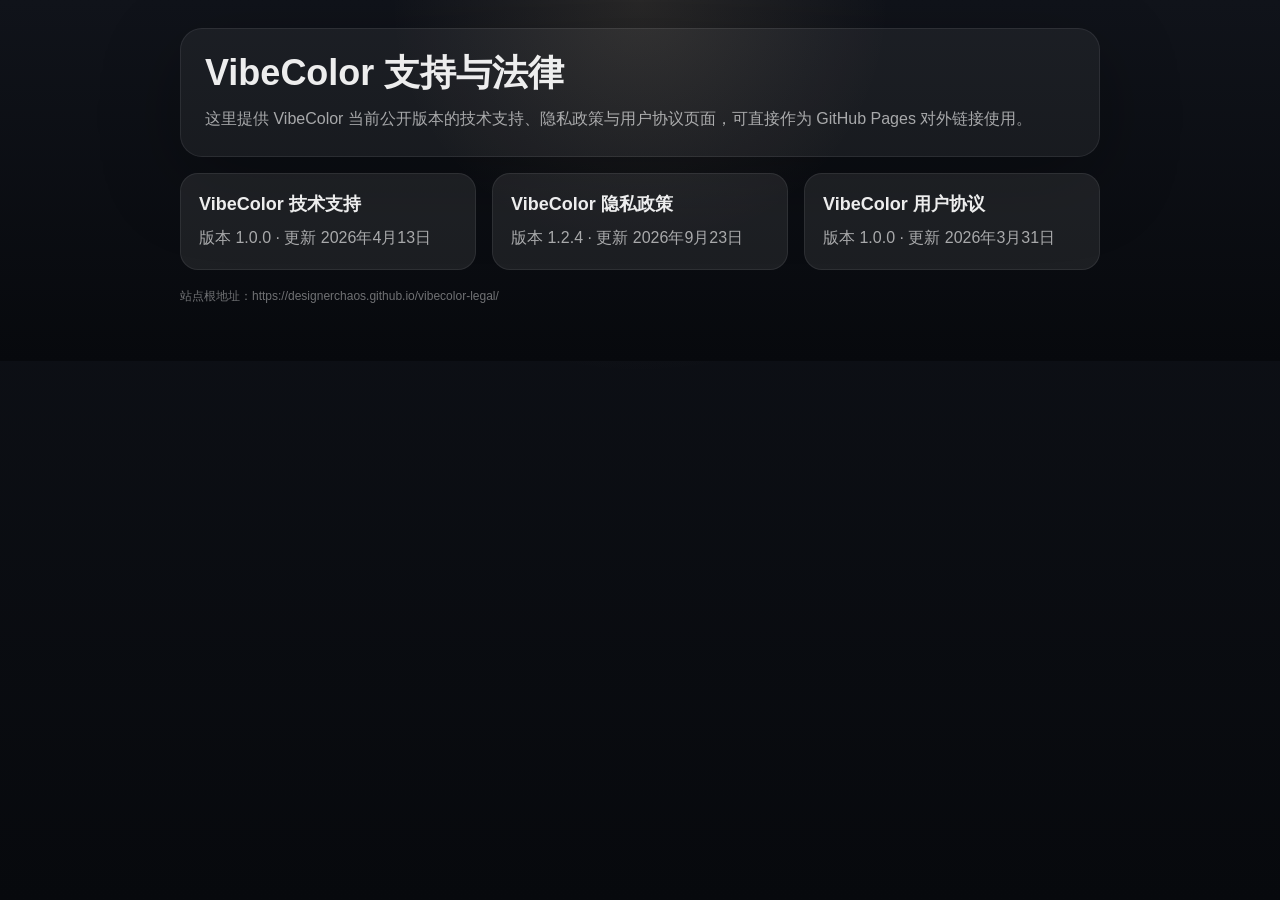
<file: docs/index.html>
<!DOCTYPE html>
<html lang="zh-CN">
  <head>
    <meta charset="utf-8">
    <meta name="viewport" content="width=device-width, initial-scale=1">
    <title>VibeColor 支持与法律</title>
    <meta name="color-scheme" content="dark light">
    <link rel="canonical" href="https://designerchaos.github.io/vibecolor-legal/">
    <link rel="stylesheet" href="styles.css">
  </head>
  <body>
    <main class="shell">
      <section class="hero">
        <h1>VibeColor 支持与法律</h1>
        <p>这里提供 VibeColor 当前公开版本的技术支持、隐私政策与用户协议页面，可直接作为 GitHub Pages 对外链接使用。</p>
      </section>

      <section class="cards">
        <a class="card" href="support/">
  <h2>VibeColor 技术支持</h2>
  <p>版本 1.0.0 · 更新 2026年4月13日</p>
</a>
<a class="card" href="privacy/">
  <h2>VibeColor 隐私政策</h2>
  <p>版本 1.2.4 · 更新 2026年9月23日</p>
</a>
<a class="card" href="terms/">
  <h2>VibeColor 用户协议</h2>
  <p>版本 1.0.0 · 更新 2026年3月31日</p>
</a>
      </section>

  <footer class="footer">
    站点根地址：https://designerchaos.github.io/vibecolor-legal/
  </footer>
    </main>
  </body>
</html>
</file>
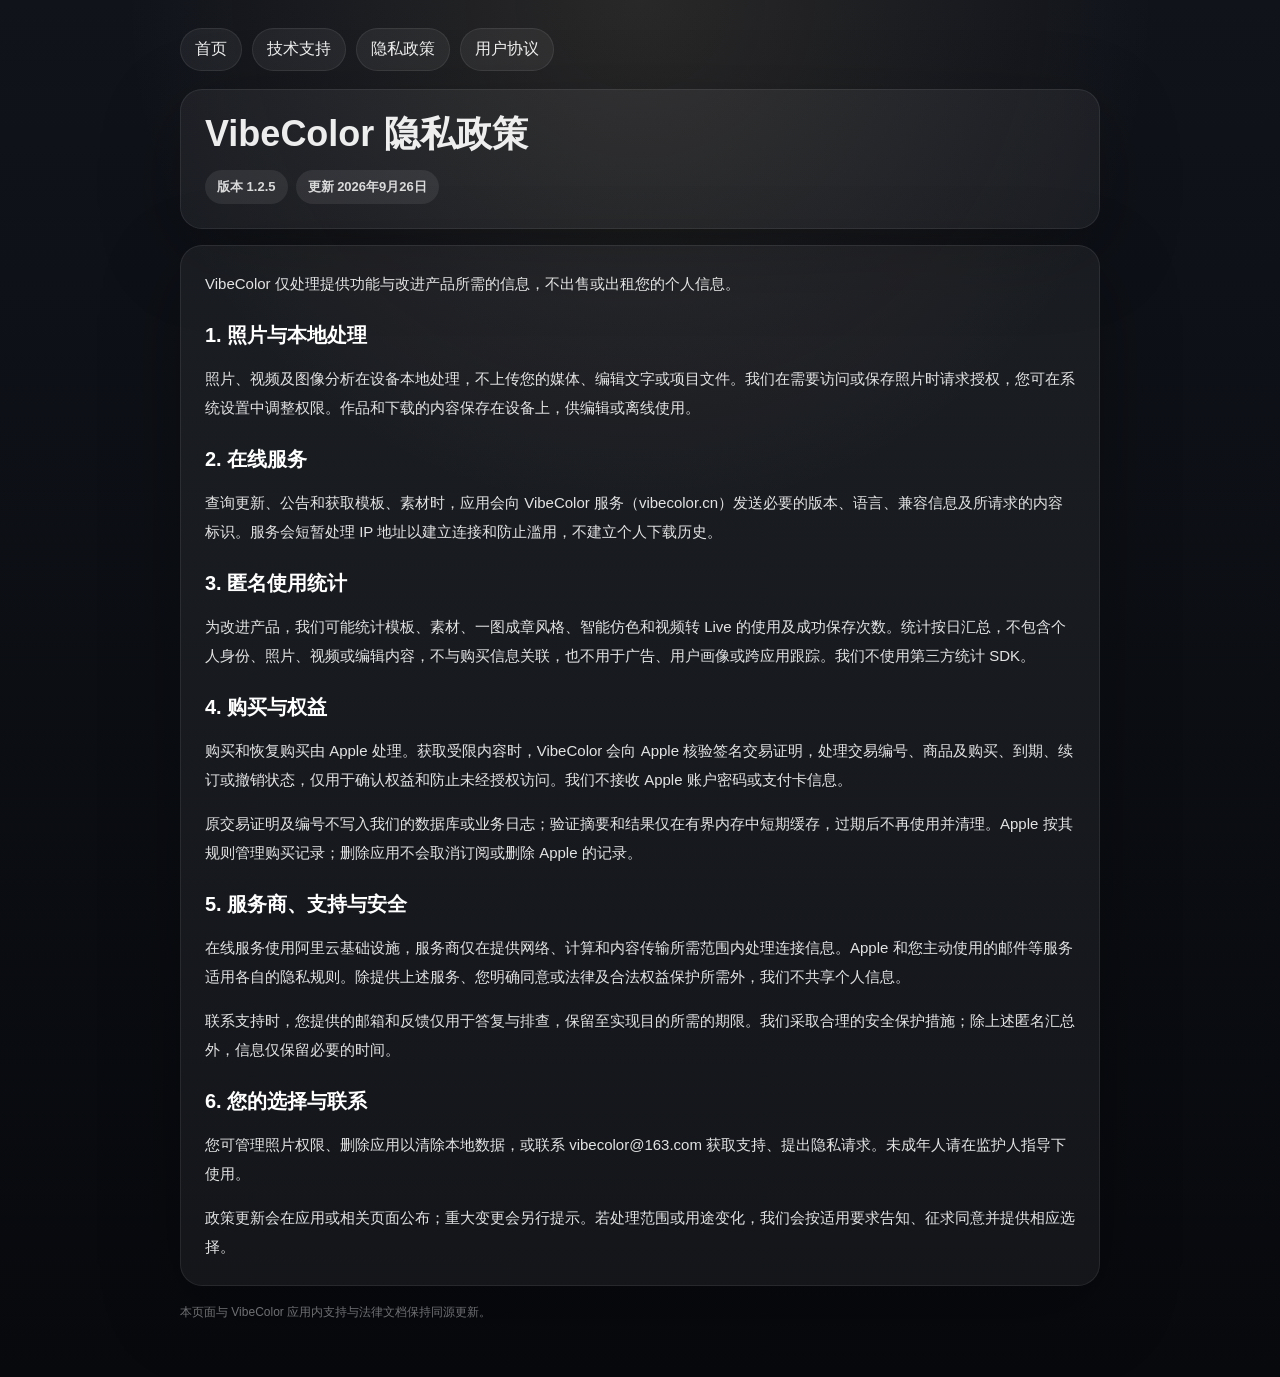
<file: docs/privacy/index.html>
<!DOCTYPE html>
<html lang="zh-CN">
  <head>
    <meta charset="utf-8">
    <meta name="viewport" content="width=device-width, initial-scale=1">
    <title>VibeColor 隐私政策</title>
    <meta name="color-scheme" content="dark light">
    <link rel="canonical" href="https://designerchaos.github.io/vibecolor-legal/privacy/">
    <link rel="stylesheet" href="../styles.css">
  </head>
  <body>
    <main class="shell">
      <nav class="nav">
        <a href="../">首页</a>
        <a href="../support/">技术支持</a>
        <a href="../privacy/">隐私政策</a>
        <a href="../terms/">用户协议</a>
      </nav>

      <section class="hero">
        <h1>VibeColor 隐私政策</h1>
        <div class="meta">
          <span class="chip">版本 1.2.5</span>
<span class="chip">更新 2026年9月26日</span>
        </div>
      </section>

      <section class="panel document stack">
        <p>VibeColor 仅处理提供功能与改进产品所需的信息，不出售或出租您的个人信息。</p>
<h2>1. 照片与本地处理</h2>
<p>照片、视频及图像分析在设备本地处理，不上传您的媒体、编辑文字或项目文件。我们在需要访问或保存照片时请求授权，您可在系统设置中调整权限。作品和下载的内容保存在设备上，供编辑或离线使用。</p>
<h2>2. 在线服务</h2>
<p>查询更新、公告和获取模板、素材时，应用会向 VibeColor 服务（vibecolor.cn）发送必要的版本、语言、兼容信息及所请求的内容标识。服务会短暂处理 IP 地址以建立连接和防止滥用，不建立个人下载历史。</p>
<h2>3. 匿名使用统计</h2>
<p>为改进产品，我们可能统计模板、素材、一图成章风格、智能仿色和视频转 Live 的使用及成功保存次数。统计按日汇总，不包含个人身份、照片、视频或编辑内容，不与购买信息关联，也不用于广告、用户画像或跨应用跟踪。我们不使用第三方统计 SDK。</p>
<h2>4. 购买与权益</h2>
<p>购买和恢复购买由 Apple 处理。获取受限内容时，VibeColor 会向 Apple 核验签名交易证明，处理交易编号、商品及购买、到期、续订或撤销状态，仅用于确认权益和防止未经授权访问。我们不接收 Apple 账户密码或支付卡信息。</p>
<p>原交易证明及编号不写入我们的数据库或业务日志；验证摘要和结果仅在有界内存中短期缓存，过期后不再使用并清理。Apple 按其规则管理购买记录；删除应用不会取消订阅或删除 Apple 的记录。</p>
<h2>5. 服务商、支持与安全</h2>
<p>在线服务使用阿里云基础设施，服务商仅在提供网络、计算和内容传输所需范围内处理连接信息。Apple 和您主动使用的邮件等服务适用各自的隐私规则。除提供上述服务、您明确同意或法律及合法权益保护所需外，我们不共享个人信息。</p>
<p>联系支持时，您提供的邮箱和反馈仅用于答复与排查，保留至实现目的所需的期限。我们采取合理的安全保护措施；除上述匿名汇总外，信息仅保留必要的时间。</p>
<h2>6. 您的选择与联系</h2>
<p>您可管理照片权限、删除应用以清除本地数据，或联系 vibecolor@163.com 获取支持、提出隐私请求。未成年人请在监护人指导下使用。</p>
<p>政策更新会在应用或相关页面公布；重大变更会另行提示。若处理范围或用途变化，我们会按适用要求告知、征求同意并提供相应选择。</p>
      </section>

      <footer class="footer">
        本页面与 VibeColor 应用内支持与法律文档保持同源更新。
      </footer>
    </main>
  </body>
</html>
</file>
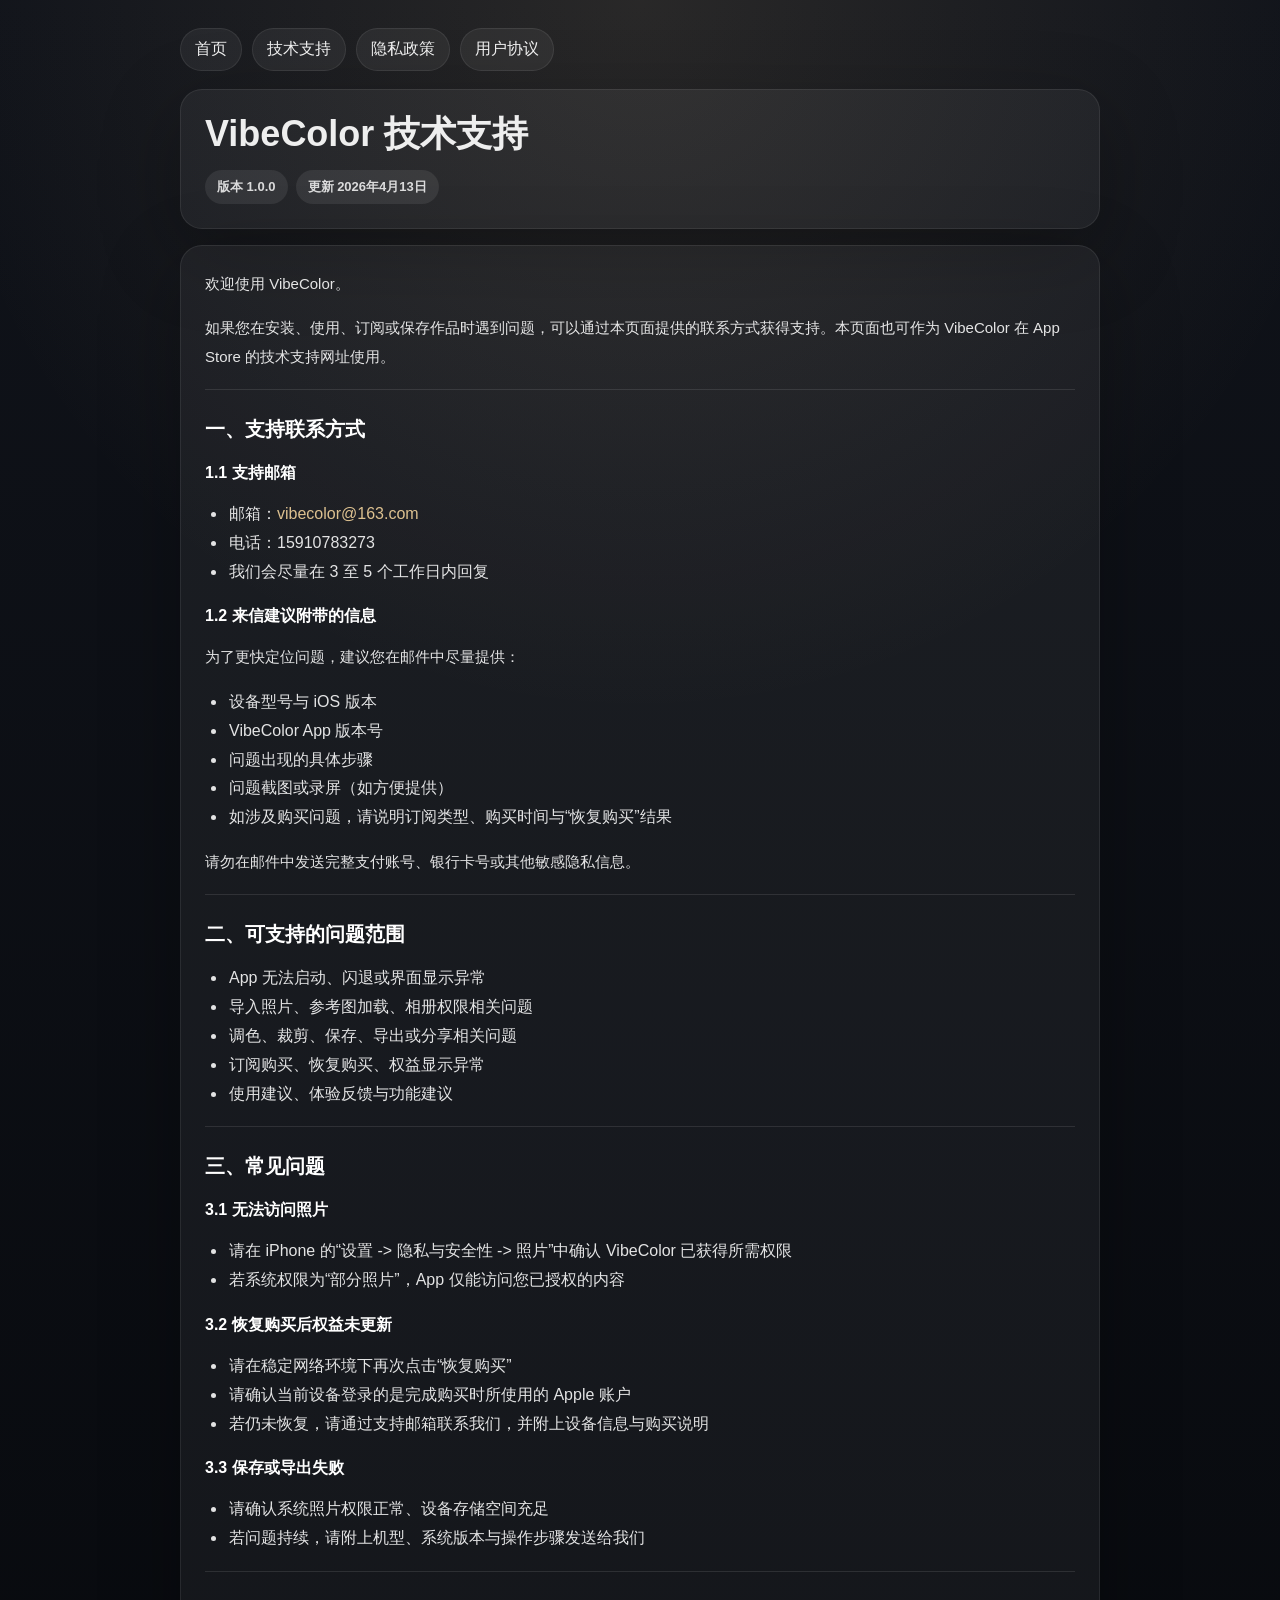
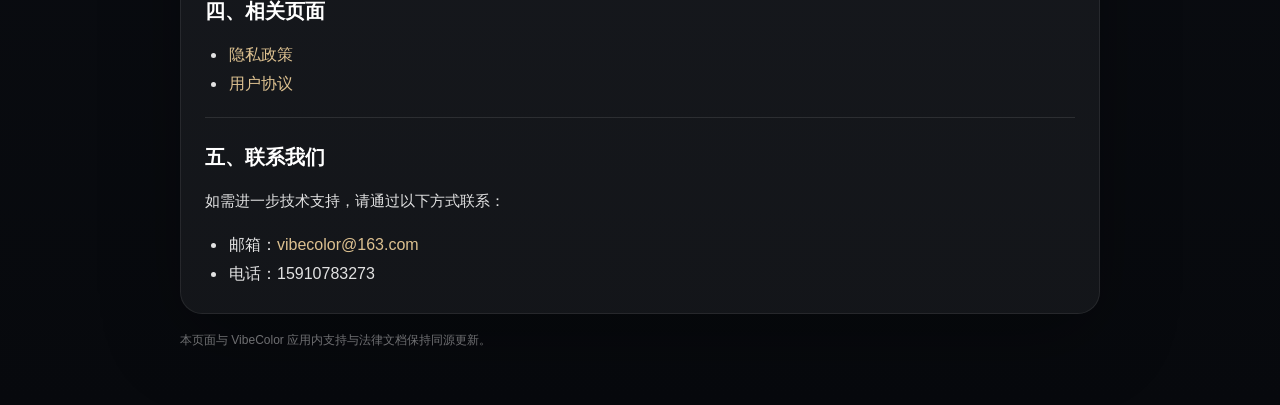
<file: docs/support/index.html>
<!DOCTYPE html>
<html lang="zh-CN">
  <head>
    <meta charset="utf-8">
    <meta name="viewport" content="width=device-width, initial-scale=1">
    <title>VibeColor 技术支持</title>
    <meta name="color-scheme" content="dark light">
    <link rel="canonical" href="https://designerchaos.github.io/vibecolor-legal/support/">
    <link rel="stylesheet" href="../styles.css">
  </head>
  <body>
    <main class="shell">
      <nav class="nav">
        <a href="../">首页</a>
        <a href="../support/">技术支持</a>
        <a href="../privacy/">隐私政策</a>
        <a href="../terms/">用户协议</a>
      </nav>

      <section class="hero">
        <h1>VibeColor 技术支持</h1>
        <div class="meta">
          <span class="chip">版本 1.0.0</span>
<span class="chip">更新 2026年4月13日</span>
        </div>
      </section>

      <section class="panel document stack">
        <p>欢迎使用 VibeColor。  </p>
<p>如果您在安装、使用、订阅或保存作品时遇到问题，可以通过本页面提供的联系方式获得支持。本页面也可作为 VibeColor 在 App Store 的技术支持网址使用。</p>
<hr />
<h2>一、支持联系方式</h2>
<h3>1.1 支持邮箱</h3>
<ul>
<li>邮箱：<a href="mailto:vibecolor@163.com">vibecolor@163.com</a></li>
<li>电话：15910783273</li>
<li>我们会尽量在 3 至 5 个工作日内回复</li>
</ul>
<h3>1.2 来信建议附带的信息</h3>
<p>为了更快定位问题，建议您在邮件中尽量提供：</p>
<ul>
<li>设备型号与 iOS 版本</li>
<li>VibeColor App 版本号</li>
<li>问题出现的具体步骤</li>
<li>问题截图或录屏（如方便提供）</li>
<li>如涉及购买问题，请说明订阅类型、购买时间与“恢复购买”结果</li>
</ul>
<p>请勿在邮件中发送完整支付账号、银行卡号或其他敏感隐私信息。</p>
<hr />
<h2>二、可支持的问题范围</h2>
<ul>
<li>App 无法启动、闪退或界面显示异常</li>
<li>导入照片、参考图加载、相册权限相关问题</li>
<li>调色、裁剪、保存、导出或分享相关问题</li>
<li>订阅购买、恢复购买、权益显示异常</li>
<li>使用建议、体验反馈与功能建议</li>
</ul>
<hr />
<h2>三、常见问题</h2>
<h3>3.1 无法访问照片</h3>
<ul>
<li>请在 iPhone 的“设置 -&gt; 隐私与安全性 -&gt; 照片”中确认 VibeColor 已获得所需权限</li>
<li>若系统权限为“部分照片”，App 仅能访问您已授权的内容</li>
</ul>
<h3>3.2 恢复购买后权益未更新</h3>
<ul>
<li>请在稳定网络环境下再次点击“恢复购买”</li>
<li>请确认当前设备登录的是完成购买时所使用的 Apple 账户</li>
<li>若仍未恢复，请通过支持邮箱联系我们，并附上设备信息与购买说明</li>
</ul>
<h3>3.3 保存或导出失败</h3>
<ul>
<li>请确认系统照片权限正常、设备存储空间充足</li>
<li>若问题持续，请附上机型、系统版本与操作步骤发送给我们</li>
</ul>
<hr />
<h2>四、相关页面</h2>
<ul>
<li><a href="https://designerchaos.github.io/vibecolor-legal/privacy/">隐私政策</a></li>
<li><a href="https://designerchaos.github.io/vibecolor-legal/terms/">用户协议</a></li>
</ul>
<hr />
<h2>五、联系我们</h2>
<p>如需进一步技术支持，请通过以下方式联系：</p>
<ul>
<li>邮箱：<a href="mailto:vibecolor@163.com">vibecolor@163.com</a></li>
<li>电话：15910783273</li>
</ul>
      </section>

      <footer class="footer">
        本页面与 VibeColor 应用内支持与法律文档保持同源更新。
      </footer>
    </main>
  </body>
</html>
</file>
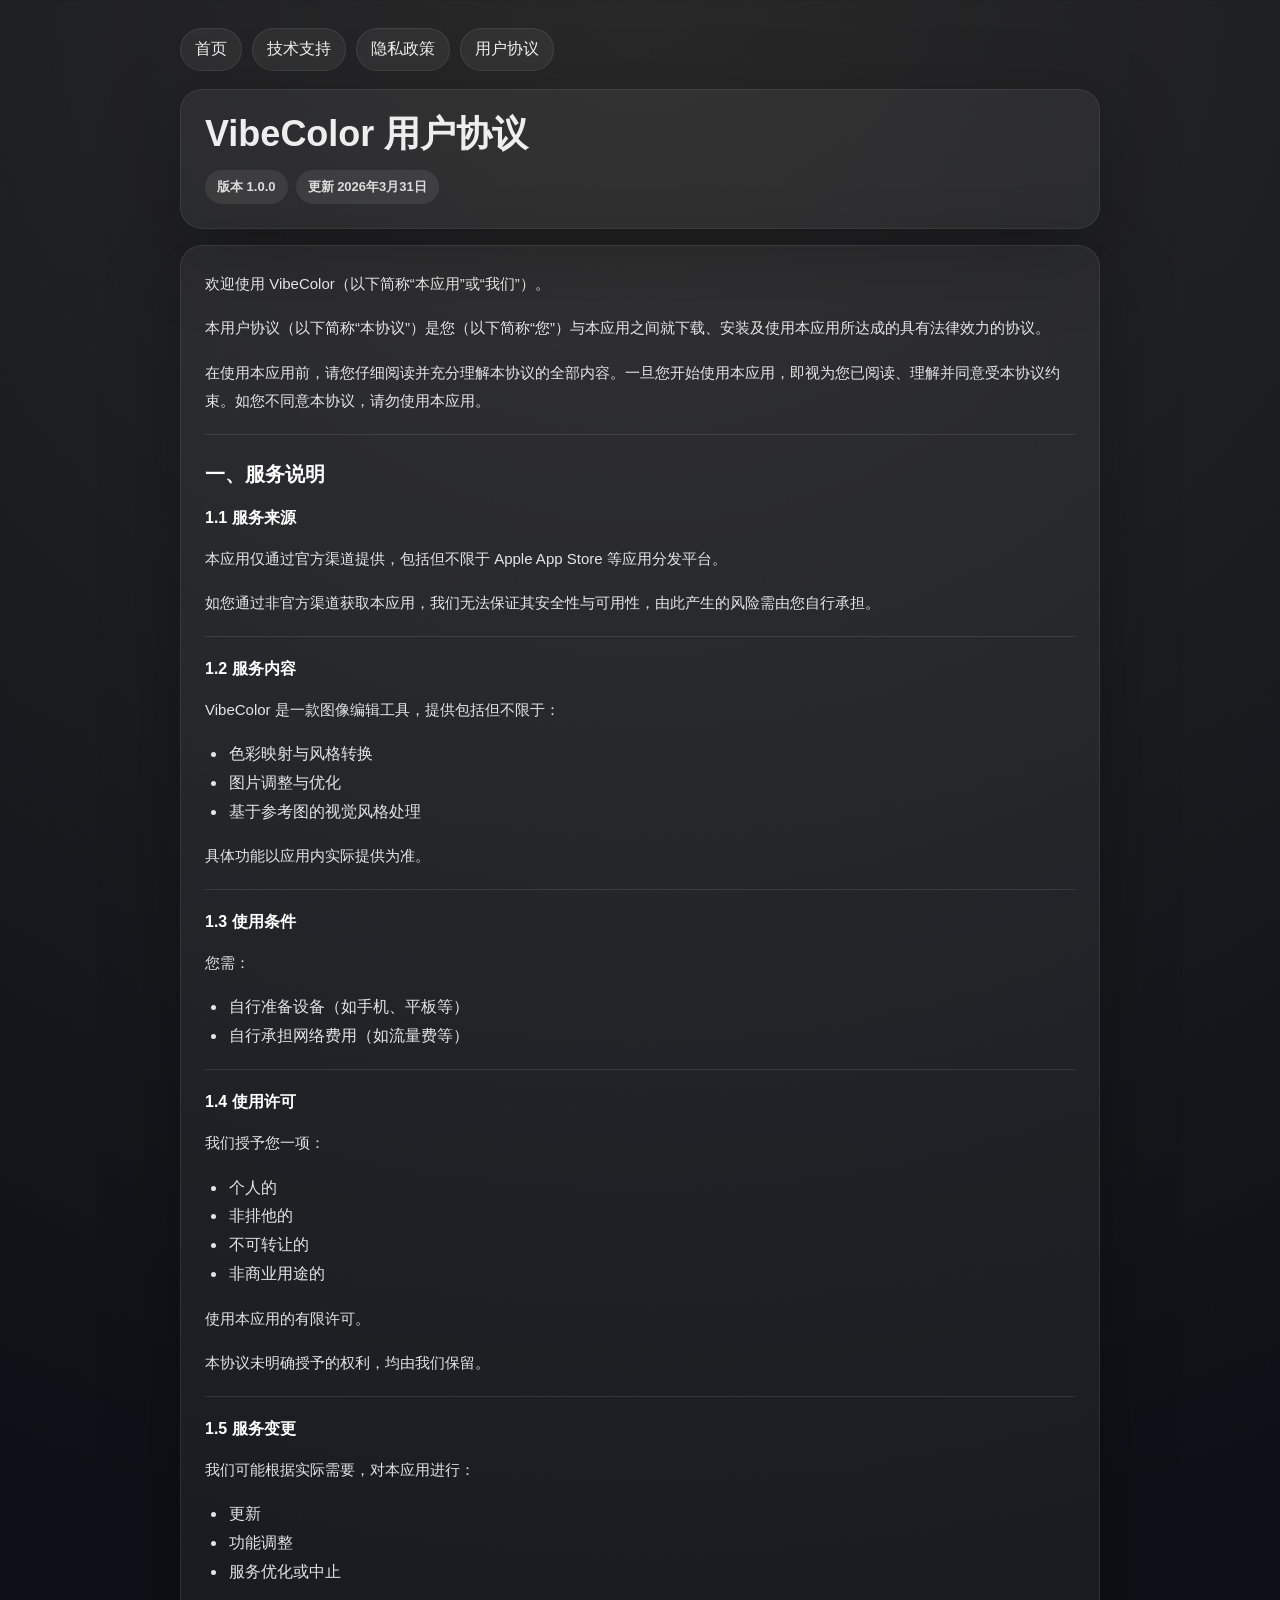
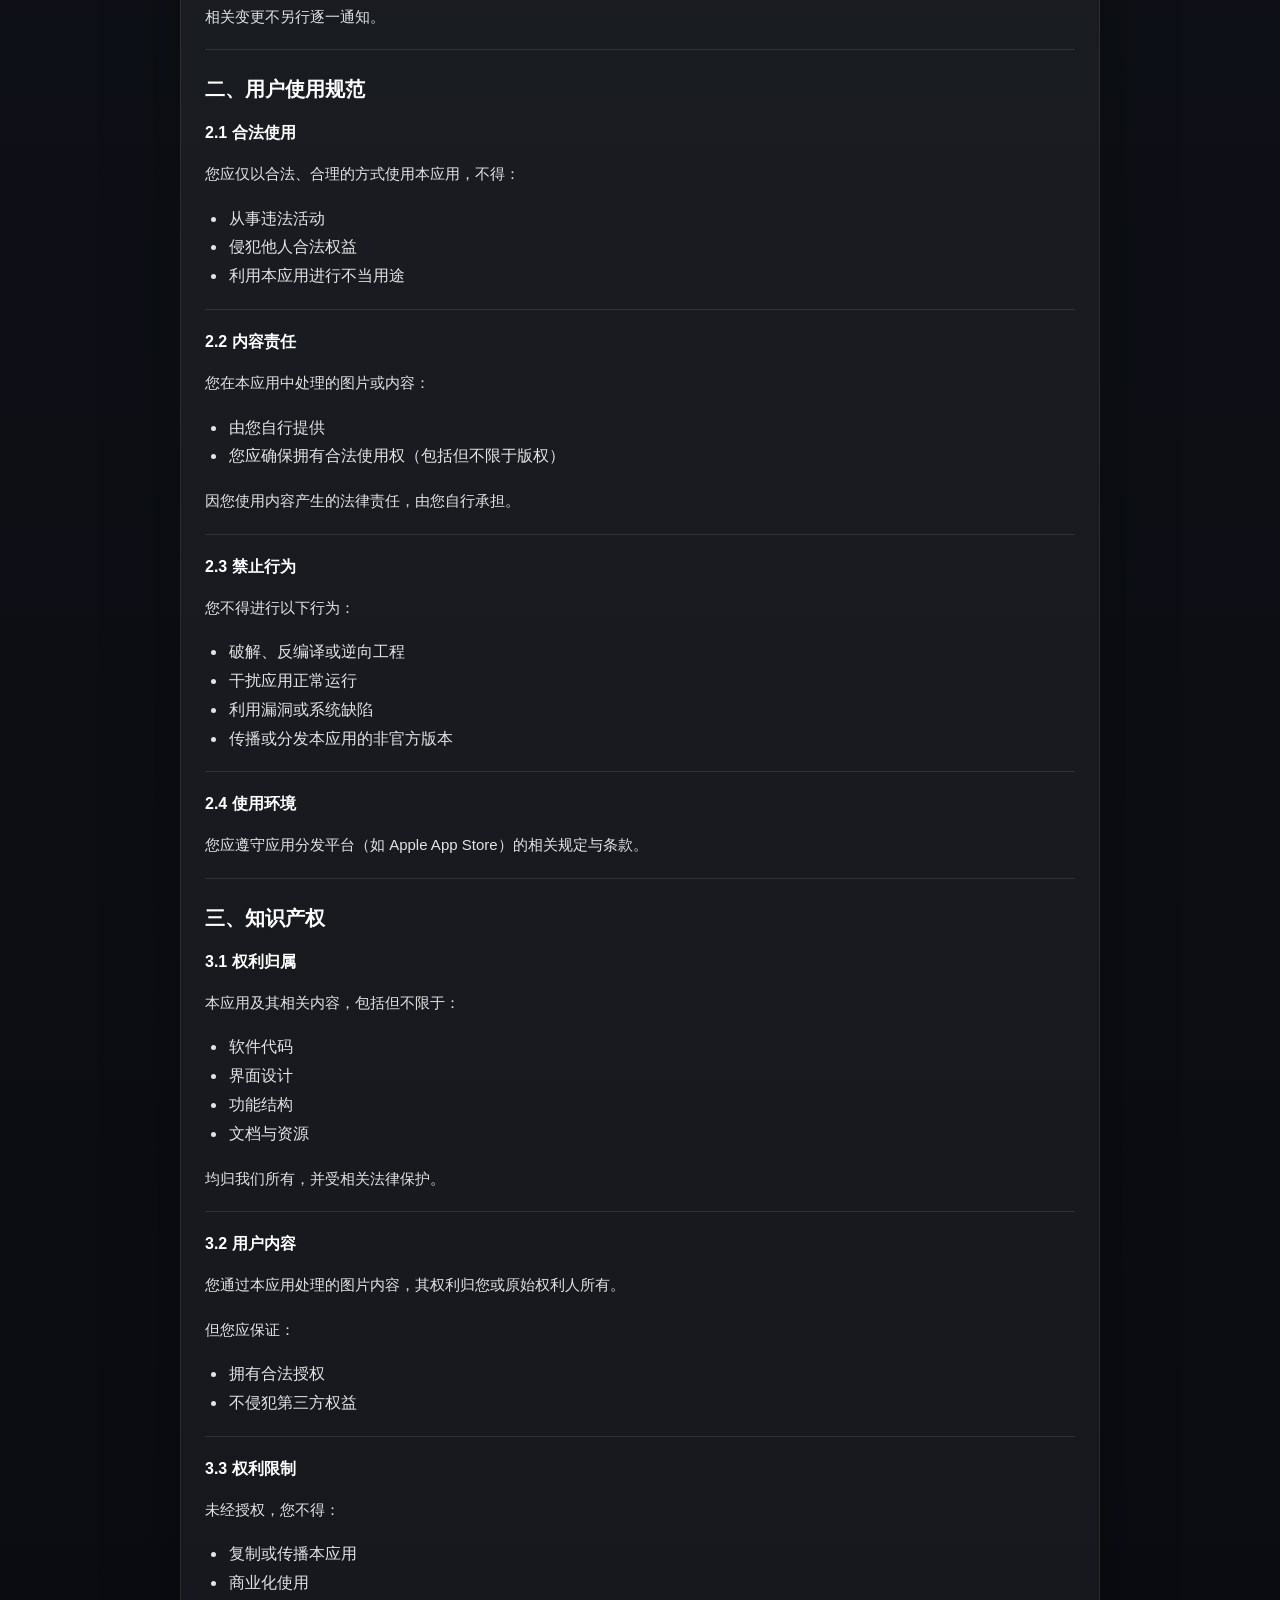
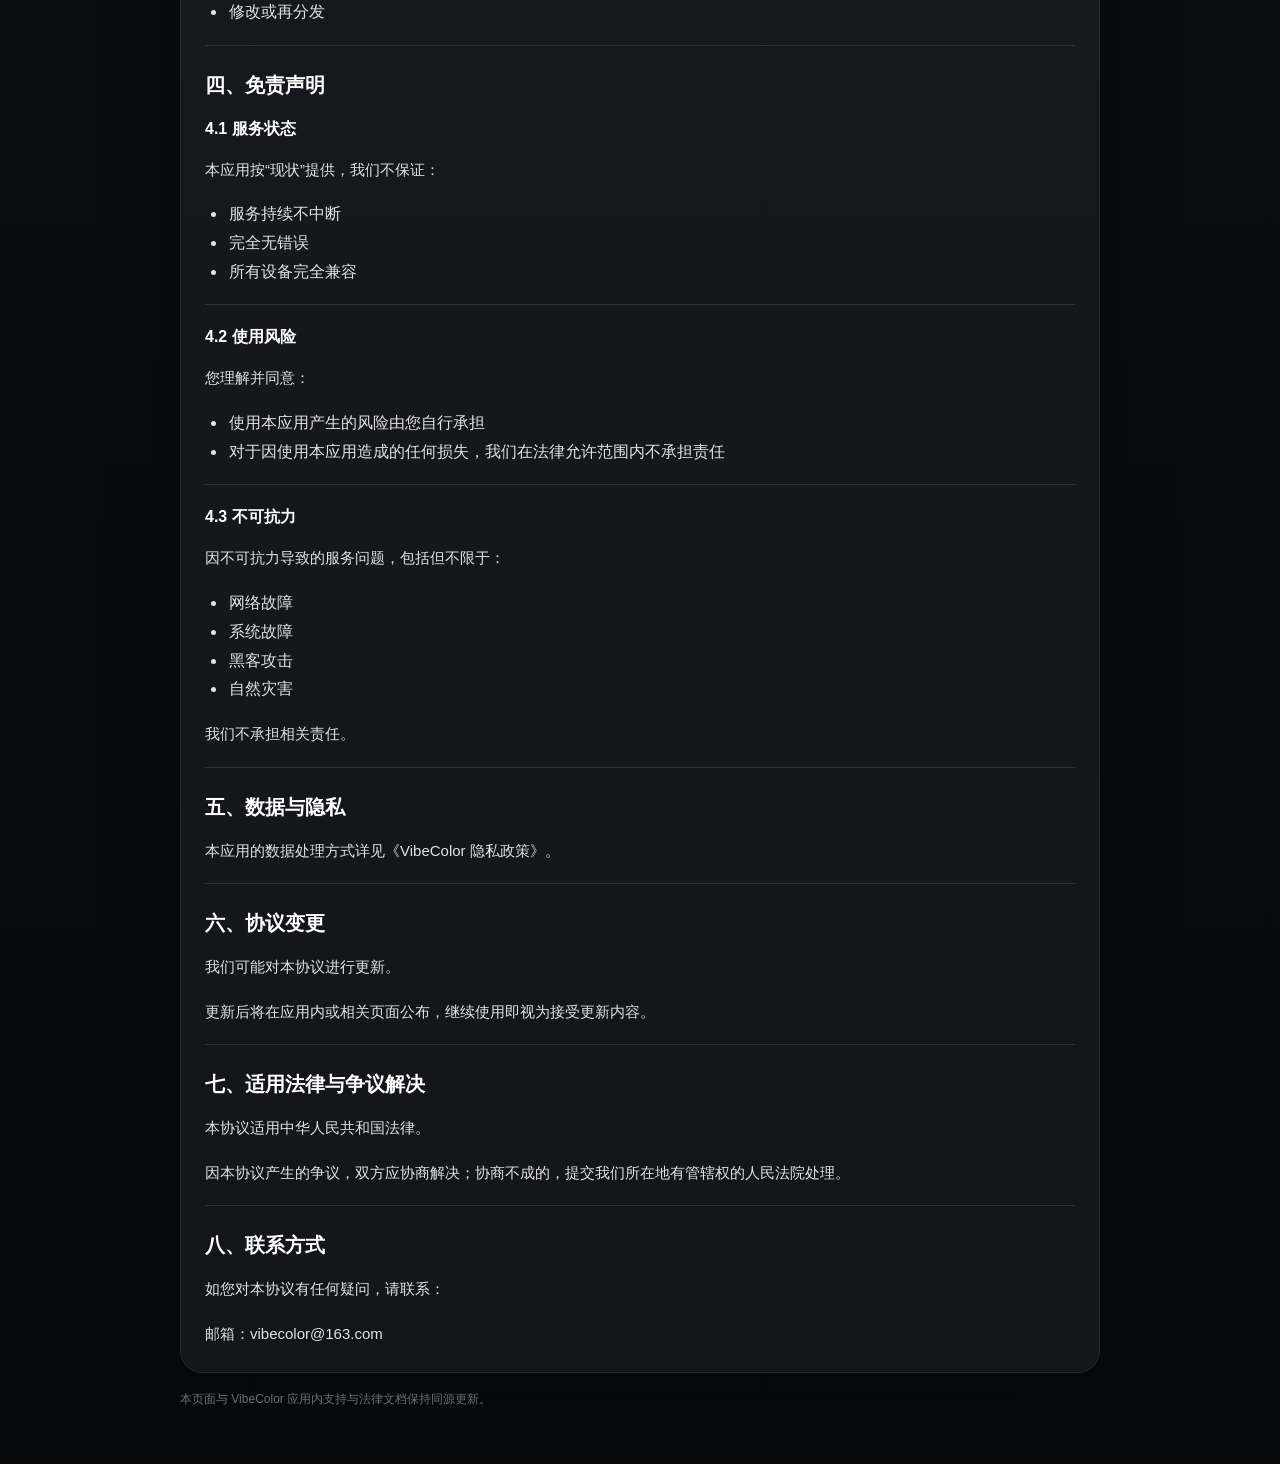
<file: docs/terms/index.html>
<!DOCTYPE html>
<html lang="zh-CN">
  <head>
    <meta charset="utf-8">
    <meta name="viewport" content="width=device-width, initial-scale=1">
    <title>VibeColor 用户协议</title>
    <meta name="color-scheme" content="dark light">
    <link rel="canonical" href="https://designerchaos.github.io/vibecolor-legal/terms/">
    <link rel="stylesheet" href="../styles.css">
  </head>
  <body>
    <main class="shell">
      <nav class="nav">
        <a href="../">首页</a>
        <a href="../support/">技术支持</a>
        <a href="../privacy/">隐私政策</a>
        <a href="../terms/">用户协议</a>
      </nav>

      <section class="hero">
        <h1>VibeColor 用户协议</h1>
        <div class="meta">
          <span class="chip">版本 1.0.0</span>
<span class="chip">更新 2026年3月31日</span>
        </div>
      </section>

      <section class="panel document stack">
        <p>欢迎使用 VibeColor（以下简称“本应用”或“我们”）。  </p>
<p>本用户协议（以下简称“本协议”）是您（以下简称“您”）与本应用之间就下载、安装及使用本应用所达成的具有法律效力的协议。  </p>
<p>在使用本应用前，请您仔细阅读并充分理解本协议的全部内容。一旦您开始使用本应用，即视为您已阅读、理解并同意受本协议约束。如您不同意本协议，请勿使用本应用。</p>
<hr />
<h2>一、服务说明</h2>
<h3>1.1 服务来源</h3>
<p>本应用仅通过官方渠道提供，包括但不限于 Apple App Store 等应用分发平台。  </p>
<p>如您通过非官方渠道获取本应用，我们无法保证其安全性与可用性，由此产生的风险需由您自行承担。</p>
<hr />
<h3>1.2 服务内容</h3>
<p>VibeColor 是一款图像编辑工具，提供包括但不限于：</p>
<ul>
<li>色彩映射与风格转换</li>
<li>图片调整与优化</li>
<li>基于参考图的视觉风格处理</li>
</ul>
<p>具体功能以应用内实际提供为准。</p>
<hr />
<h3>1.3 使用条件</h3>
<p>您需：</p>
<ul>
<li>自行准备设备（如手机、平板等）</li>
<li>自行承担网络费用（如流量费等）</li>
</ul>
<hr />
<h3>1.4 使用许可</h3>
<p>我们授予您一项：</p>
<ul>
<li>个人的</li>
<li>非排他的</li>
<li>不可转让的</li>
<li>非商业用途的</li>
</ul>
<p>使用本应用的有限许可。  </p>
<p>本协议未明确授予的权利，均由我们保留。</p>
<hr />
<h3>1.5 服务变更</h3>
<p>我们可能根据实际需要，对本应用进行：</p>
<ul>
<li>更新</li>
<li>功能调整</li>
<li>服务优化或中止</li>
</ul>
<p>相关变更不另行逐一通知。</p>
<hr />
<h2>二、用户使用规范</h2>
<h3>2.1 合法使用</h3>
<p>您应仅以合法、合理的方式使用本应用，不得：</p>
<ul>
<li>从事违法活动</li>
<li>侵犯他人合法权益</li>
<li>利用本应用进行不当用途</li>
</ul>
<hr />
<h3>2.2 内容责任</h3>
<p>您在本应用中处理的图片或内容：</p>
<ul>
<li>由您自行提供</li>
<li>您应确保拥有合法使用权（包括但不限于版权）</li>
</ul>
<p>因您使用内容产生的法律责任，由您自行承担。</p>
<hr />
<h3>2.3 禁止行为</h3>
<p>您不得进行以下行为：</p>
<ul>
<li>破解、反编译或逆向工程</li>
<li>干扰应用正常运行</li>
<li>利用漏洞或系统缺陷</li>
<li>传播或分发本应用的非官方版本</li>
</ul>
<hr />
<h3>2.4 使用环境</h3>
<p>您应遵守应用分发平台（如 Apple App Store）的相关规定与条款。</p>
<hr />
<h2>三、知识产权</h2>
<h3>3.1 权利归属</h3>
<p>本应用及其相关内容，包括但不限于：</p>
<ul>
<li>软件代码</li>
<li>界面设计</li>
<li>功能结构</li>
<li>文档与资源</li>
</ul>
<p>均归我们所有，并受相关法律保护。</p>
<hr />
<h3>3.2 用户内容</h3>
<p>您通过本应用处理的图片内容，其权利归您或原始权利人所有。  </p>
<p>但您应保证：</p>
<ul>
<li>拥有合法授权</li>
<li>不侵犯第三方权益</li>
</ul>
<hr />
<h3>3.3 权利限制</h3>
<p>未经授权，您不得：</p>
<ul>
<li>复制或传播本应用</li>
<li>商业化使用</li>
<li>修改或再分发</li>
</ul>
<hr />
<h2>四、免责声明</h2>
<h3>4.1 服务状态</h3>
<p>本应用按“现状”提供，我们不保证：</p>
<ul>
<li>服务持续不中断</li>
<li>完全无错误</li>
<li>所有设备完全兼容</li>
</ul>
<hr />
<h3>4.2 使用风险</h3>
<p>您理解并同意：</p>
<ul>
<li>使用本应用产生的风险由您自行承担</li>
<li>对于因使用本应用造成的任何损失，我们在法律允许范围内不承担责任</li>
</ul>
<hr />
<h3>4.3 不可抗力</h3>
<p>因不可抗力导致的服务问题，包括但不限于：</p>
<ul>
<li>网络故障</li>
<li>系统故障</li>
<li>黑客攻击</li>
<li>自然灾害</li>
</ul>
<p>我们不承担相关责任。</p>
<hr />
<h2>五、数据与隐私</h2>
<p>本应用的数据处理方式详见《VibeColor 隐私政策》。  </p>
<hr />
<h2>六、协议变更</h2>
<p>我们可能对本协议进行更新。  </p>
<p>更新后将在应用内或相关页面公布，继续使用即视为接受更新内容。</p>
<hr />
<h2>七、适用法律与争议解决</h2>
<p>本协议适用中华人民共和国法律。  </p>
<p>因本协议产生的争议，双方应协商解决；协商不成的，提交我们所在地有管辖权的人民法院处理。</p>
<hr />
<h2>八、联系方式</h2>
<p>如您对本协议有任何疑问，请联系：  </p>
<p>邮箱：vibecolor@163.com</p>
      </section>

      <footer class="footer">
        本页面与 VibeColor 应用内支持与法律文档保持同源更新。
      </footer>
    </main>
  </body>
</html>
</file>
<file: docs/styles.css>
:root {
  --bg: #0b0d12;
  --bg-elevated: rgba(255, 255, 255, 0.05);
  --bg-elevated-strong: rgba(255, 255, 255, 0.08);
  --text: rgba(255, 255, 255, 0.92);
  --text-muted: rgba(255, 255, 255, 0.62);
  --line: rgba(255, 255, 255, 0.1);
  --accent: #ddc190;
  --shadow: 0 24px 80px rgba(0, 0, 0, 0.28);
  --radius: 22px;
}

* {
  box-sizing: border-box;
}

html, body {
  margin: 0;
  padding: 0;
  min-height: 100%;
  background:
    radial-gradient(circle at top, rgba(221, 193, 144, 0.12), transparent 34%),
    linear-gradient(180deg, #10131a 0%, #07090d 100%);
  color: var(--text);
  font-family: -apple-system, BlinkMacSystemFont, "SF Pro Text", "PingFang SC", "Helvetica Neue", sans-serif;
}

a {
  color: var(--accent);
  text-decoration: none;
}

a:hover {
  text-decoration: underline;
}

.shell {
  width: min(920px, calc(100vw - 32px));
  margin: 0 auto;
  padding: 28px 0 56px;
}

.nav {
  display: flex;
  flex-wrap: wrap;
  gap: 10px;
  margin-bottom: 18px;
}

.nav a {
  padding: 10px 14px;
  border-radius: 999px;
  background: rgba(255, 255, 255, 0.06);
  border: 1px solid rgba(255, 255, 255, 0.08);
  color: var(--text);
}

.hero, .panel {
  background: var(--bg-elevated);
  border: 1px solid rgba(255, 255, 255, 0.08);
  border-radius: var(--radius);
  box-shadow: var(--shadow);
}

.hero {
  padding: 24px;
  margin-bottom: 16px;
}

.hero h1 {
  margin: 0;
  font-size: clamp(28px, 4vw, 36px);
  line-height: 1.1;
}

.hero p {
  margin: 12px 0 0;
  color: var(--text-muted);
  line-height: 1.7;
}

.meta {
  display: flex;
  flex-wrap: wrap;
  gap: 8px;
  margin-top: 16px;
}

.chip {
  display: inline-flex;
  align-items: center;
  gap: 6px;
  padding: 8px 12px;
  border-radius: 999px;
  background: rgba(255, 255, 255, 0.08);
  color: rgba(255, 255, 255, 0.82);
  font-size: 13px;
  font-weight: 600;
}

.panel {
  padding: 24px;
}

.document h1,
.document h2,
.document h3 {
  margin: 0;
  color: #fff;
}

.document h1 {
  font-size: 28px;
}

.document h2 {
  font-size: 20px;
  margin-top: 8px;
}

.document h3 {
  font-size: 16px;
  margin-top: 4px;
}

.document p {
  margin: 0;
  color: rgba(255, 255, 255, 0.88);
  line-height: 1.9;
  font-size: 15px;
}

.document ul {
  margin: 0;
  padding-left: 22px;
  color: rgba(255, 255, 255, 0.88);
}

.document li {
  margin: 0;
  line-height: 1.8;
  padding-left: 2px;
}

.document hr {
  border: 0;
  border-top: 1px solid var(--line);
  margin: 2px 0;
}

.stack {
  display: grid;
  gap: 16px;
}

.cards {
  display: grid;
  grid-template-columns: repeat(auto-fit, minmax(220px, 1fr));
  gap: 16px;
}

.card {
  display: block;
  padding: 18px;
  border-radius: 18px;
  background: var(--bg-elevated-strong);
  border: 1px solid rgba(255, 255, 255, 0.08);
  color: var(--text);
}

.card h2 {
  margin: 0 0 8px;
  font-size: 18px;
}

.card p {
  margin: 0;
  color: var(--text-muted);
  line-height: 1.7;
}

.footer {
  margin-top: 18px;
  color: rgba(255, 255, 255, 0.42);
  font-size: 12px;
}
</file>
